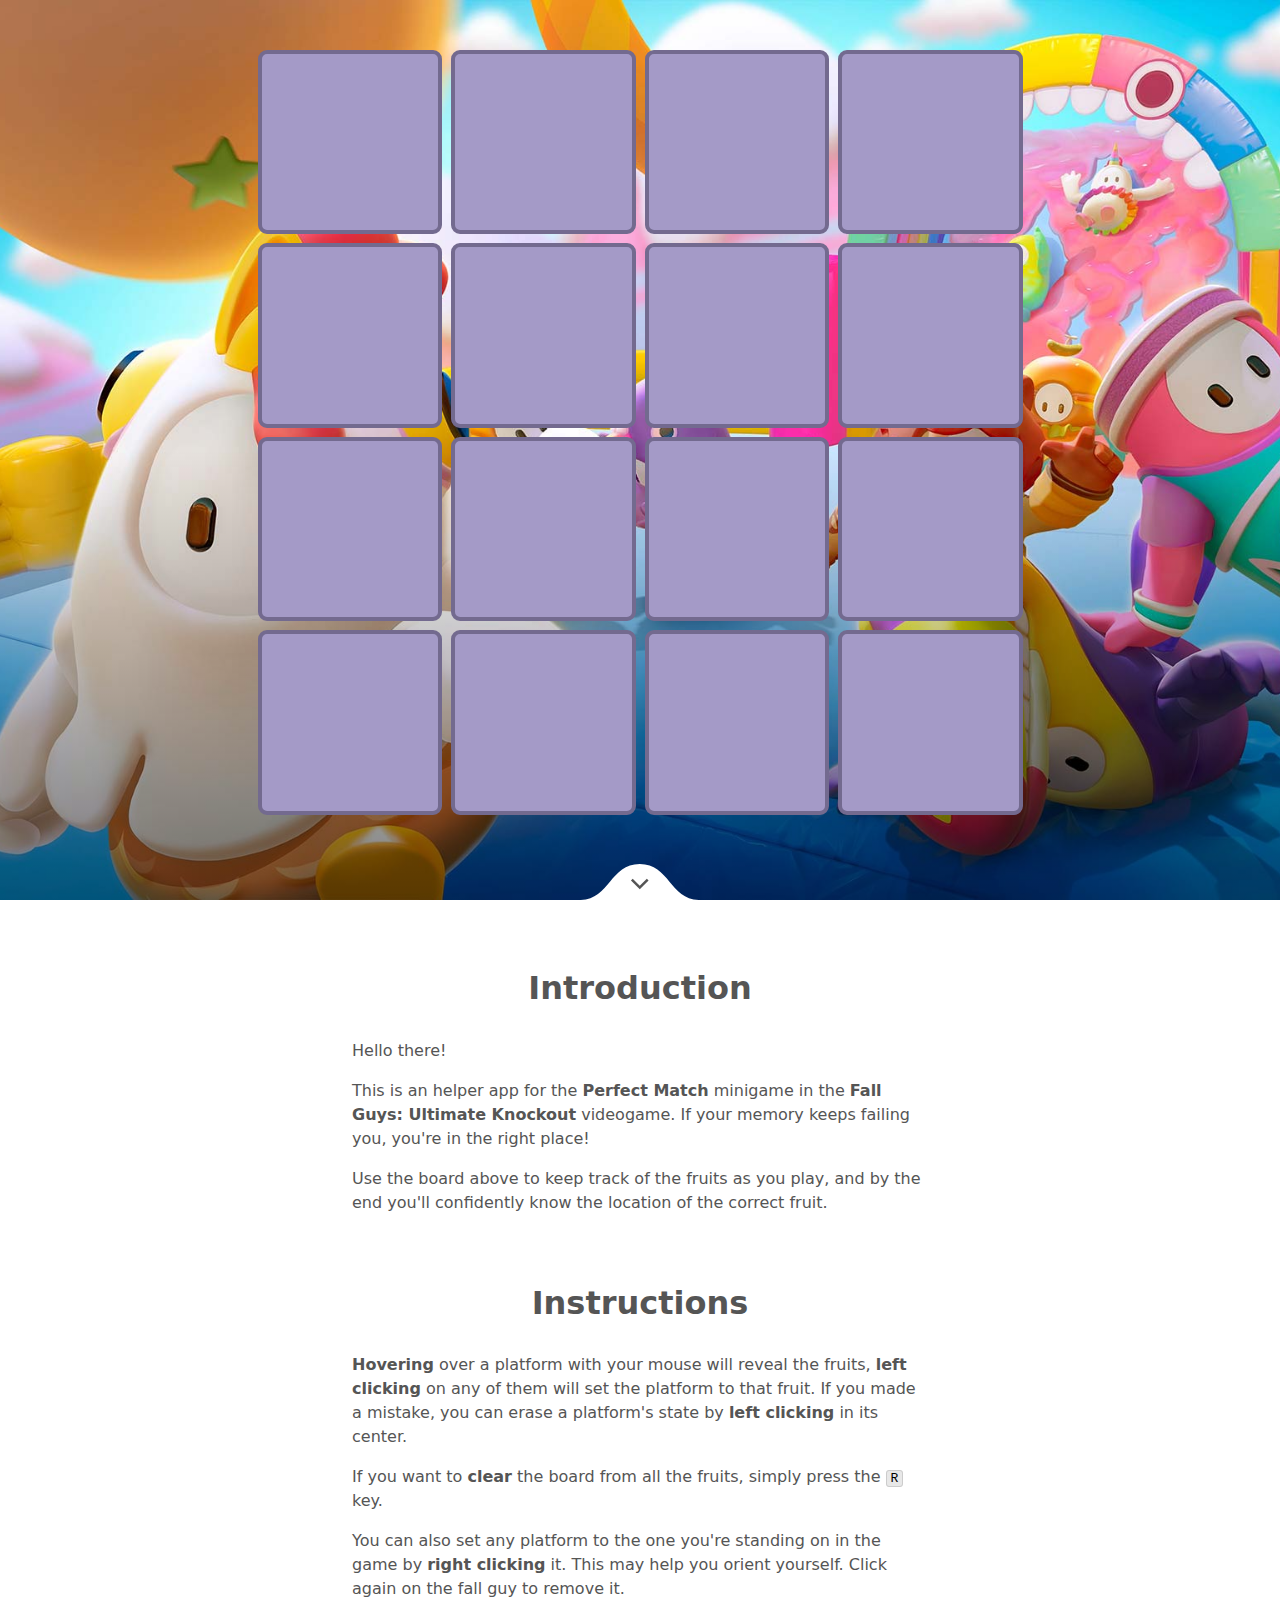
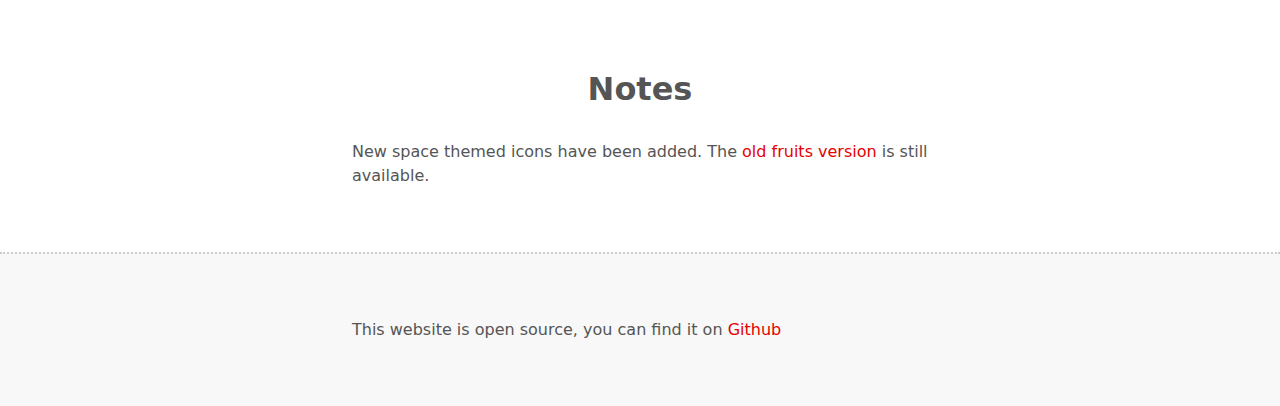
<file: index.html>
<!DOCTYPE html>
<html lang="en" class="space">
  <head>
    <meta charset="UTF-8" />
    <meta name="viewport" content="width=device-width, initial-scale=1.0" />
    <title>Fall Guys | Perfect Match Helper App</title>
    <meta
      name="description"
      content="A simple webapp to help players with bad memory in the Perfect Match minigame of Fall Guys"
    />
    <link rel="stylesheet" href="/css/style.css" />
  </head>
  <body>
    <h1 class="sr-only">
      Fall Guys: Ultimate Knockout - Perfect Match Helper App
    </h1>

    <div class="flex-center">
      <div class="platforms">
        <button class="platform" aria-label="platform 1">
          <span class="overlay">
            <img alt="" class="icon" src="/img/space/orb.svg" />
            <img alt="" class="icon" src="/img/space/planet.svg" />
            <img alt="" class="icon" src="/img/space/rocket.svg" />
            <img alt="" class="icon" src="/img/space/screw.svg" />
            <img alt="" class="icon" src="/img/space/shoe.svg" />
            <img alt="" class="icon" src="/img/space/star.svg" />
          </span>
        </button>
        <button class="platform" aria-label="platform 2">
          <span class="overlay">
            <img alt="" class="icon" src="/img/space/orb.svg" />
            <img alt="" class="icon" src="/img/space/planet.svg" />
            <img alt="" class="icon" src="/img/space/rocket.svg" />
            <img alt="" class="icon" src="/img/space/screw.svg" />
            <img alt="" class="icon" src="/img/space/shoe.svg" />
            <img alt="" class="icon" src="/img/space/star.svg" />
          </span>
        </button>
        <button class="platform" aria-label="platform 3">
          <span class="overlay">
            <img alt="" class="icon" src="/img/space/orb.svg" />
            <img alt="" class="icon" src="/img/space/planet.svg" />
            <img alt="" class="icon" src="/img/space/rocket.svg" />
            <img alt="" class="icon" src="/img/space/screw.svg" />
            <img alt="" class="icon" src="/img/space/shoe.svg" />
            <img alt="" class="icon" src="/img/space/star.svg" />
          </span>
        </button>
        <button class="platform" aria-label="platform 4">
          <span class="overlay">
            <img alt="" class="icon" src="/img/space/orb.svg" />
            <img alt="" class="icon" src="/img/space/planet.svg" />
            <img alt="" class="icon" src="/img/space/rocket.svg" />
            <img alt="" class="icon" src="/img/space/screw.svg" />
            <img alt="" class="icon" src="/img/space/shoe.svg" />
            <img alt="" class="icon" src="/img/space/star.svg" />
          </span>
        </button>
        <button class="platform" aria-label="platform 5">
          <span class="overlay">
            <img alt="" class="icon" src="/img/space/orb.svg" />
            <img alt="" class="icon" src="/img/space/planet.svg" />
            <img alt="" class="icon" src="/img/space/rocket.svg" />
            <img alt="" class="icon" src="/img/space/screw.svg" />
            <img alt="" class="icon" src="/img/space/shoe.svg" />
            <img alt="" class="icon" src="/img/space/star.svg" />
          </span>
        </button>
        <button class="platform" aria-label="platform 6">
          <span class="overlay">
            <img alt="" class="icon" src="/img/space/orb.svg" />
            <img alt="" class="icon" src="/img/space/planet.svg" />
            <img alt="" class="icon" src="/img/space/rocket.svg" />
            <img alt="" class="icon" src="/img/space/screw.svg" />
            <img alt="" class="icon" src="/img/space/shoe.svg" />
            <img alt="" class="icon" src="/img/space/star.svg" />
          </span>
        </button>
        <button class="platform" aria-label="platform 7">
          <span class="overlay">
            <img alt="" class="icon" src="/img/space/orb.svg" />
            <img alt="" class="icon" src="/img/space/planet.svg" />
            <img alt="" class="icon" src="/img/space/rocket.svg" />
            <img alt="" class="icon" src="/img/space/screw.svg" />
            <img alt="" class="icon" src="/img/space/shoe.svg" />
            <img alt="" class="icon" src="/img/space/star.svg" />
          </span>
        </button>
        <button class="platform" aria-label="platform 8">
          <span class="overlay">
            <img alt="" class="icon" src="/img/space/orb.svg" />
            <img alt="" class="icon" src="/img/space/planet.svg" />
            <img alt="" class="icon" src="/img/space/rocket.svg" />
            <img alt="" class="icon" src="/img/space/screw.svg" />
            <img alt="" class="icon" src="/img/space/shoe.svg" />
            <img alt="" class="icon" src="/img/space/star.svg" />
          </span>
        </button>
        <button class="platform" aria-label="platform 9">
          <span class="overlay">
            <img alt="" class="icon" src="/img/space/orb.svg" />
            <img alt="" class="icon" src="/img/space/planet.svg" />
            <img alt="" class="icon" src="/img/space/rocket.svg" />
            <img alt="" class="icon" src="/img/space/screw.svg" />
            <img alt="" class="icon" src="/img/space/shoe.svg" />
            <img alt="" class="icon" src="/img/space/star.svg" />
          </span>
        </button>
        <button class="platform" aria-label="platform 10">
          <span class="overlay">
            <img alt="" class="icon" src="/img/space/orb.svg" />
            <img alt="" class="icon" src="/img/space/planet.svg" />
            <img alt="" class="icon" src="/img/space/rocket.svg" />
            <img alt="" class="icon" src="/img/space/screw.svg" />
            <img alt="" class="icon" src="/img/space/shoe.svg" />
            <img alt="" class="icon" src="/img/space/star.svg" />
          </span>
        </button>
        <button class="platform" aria-label="platform 11">
          <span class="overlay">
            <img alt="" class="icon" src="/img/space/orb.svg" />
            <img alt="" class="icon" src="/img/space/planet.svg" />
            <img alt="" class="icon" src="/img/space/rocket.svg" />
            <img alt="" class="icon" src="/img/space/screw.svg" />
            <img alt="" class="icon" src="/img/space/shoe.svg" />
            <img alt="" class="icon" src="/img/space/star.svg" />
          </span>
        </button>
        <button class="platform" aria-label="platform 12">
          <span class="overlay">
            <img alt="" class="icon" src="/img/space/orb.svg" />
            <img alt="" class="icon" src="/img/space/planet.svg" />
            <img alt="" class="icon" src="/img/space/rocket.svg" />
            <img alt="" class="icon" src="/img/space/screw.svg" />
            <img alt="" class="icon" src="/img/space/shoe.svg" />
            <img alt="" class="icon" src="/img/space/star.svg" />
          </span>
        </button>
        <button class="platform" aria-label="platform 13">
          <span class="overlay">
            <img alt="" class="icon" src="/img/space/orb.svg" />
            <img alt="" class="icon" src="/img/space/planet.svg" />
            <img alt="" class="icon" src="/img/space/rocket.svg" />
            <img alt="" class="icon" src="/img/space/screw.svg" />
            <img alt="" class="icon" src="/img/space/shoe.svg" />
            <img alt="" class="icon" src="/img/space/star.svg" />
          </span>
        </button>
        <button class="platform" aria-label="platform 14">
          <span class="overlay">
            <img alt="" class="icon" src="/img/space/orb.svg" />
            <img alt="" class="icon" src="/img/space/planet.svg" />
            <img alt="" class="icon" src="/img/space/rocket.svg" />
            <img alt="" class="icon" src="/img/space/screw.svg" />
            <img alt="" class="icon" src="/img/space/shoe.svg" />
            <img alt="" class="icon" src="/img/space/star.svg" />
          </span>
        </button>
        <button class="platform" aria-label="platform 15">
          <span class="overlay">
            <img alt="" class="icon" src="/img/space/orb.svg" />
            <img alt="" class="icon" src="/img/space/planet.svg" />
            <img alt="" class="icon" src="/img/space/rocket.svg" />
            <img alt="" class="icon" src="/img/space/screw.svg" />
            <img alt="" class="icon" src="/img/space/shoe.svg" />
            <img alt="" class="icon" src="/img/space/star.svg" />
          </span>
        </button>
        <button class="platform" aria-label="platform 16">
          <span class="overlay">
            <img alt="" class="icon" src="/img/space/orb.svg" />
            <img alt="" class="icon" src="/img/space/planet.svg" />
            <img alt="" class="icon" src="/img/space/rocket.svg" />
            <img alt="" class="icon" src="/img/space/screw.svg" />
            <img alt="" class="icon" src="/img/space/shoe.svg" />
            <img alt="" class="icon" src="/img/space/star.svg" />
          </span>
        </button>
      </div>
    </div>

    <main id="main" class="main">
      <a class="arrow-down" href="#main">
        <img src="/img/arrow-down.svg" alt="Arrow down" draggable="false" />
      </a>

      <div class="container">
        <h2 id="introduction">Introduction</h2>
        <p>Hello there!</p>
        <p>
          This is an helper app for the
          <strong>Perfect Match</strong>
          minigame in the
          <strong>Fall Guys: Ultimate Knockout</strong>
          videogame. If your memory keeps failing you, you're in the right
          place!
        </p>
        <p>
          Use the board above to keep track of the fruits as you play, and by
          the end you'll confidently know the location of the correct fruit.
        </p>
        <h2 id="instructions">Instructions</h2>
        <p>
          <strong>Hovering</strong>
          over a platform with your mouse will reveal the fruits,
          <strong>left clicking</strong>
          on any of them will set the platform to that fruit. If you made a
          mistake, you can erase a platform's state by
          <strong>left clicking</strong>
          in its center.
        </p>
        <p>
          If you want to
          <strong>clear</strong>
          the board from all the fruits, simply press the
          <kbd>R</kbd>
          key.
        </p>
        <p>
          You can also set any platform to the one you're standing on in the
          game by
          <strong>right clicking</strong>
          it. This may help you orient yourself. Click again on the fall guy to
          remove it.
        </p>
        <h2 id="notes">Notes</h2>
        <p>
          New space themed icons have been added. The
          <a href="/fruits">old fruits version</a>
          is still available.
        </p>
      </div>
    </main>

    <footer class="footer">
      <div class="container">
        <p>
          This website is open source, you can find it on
          <a href="https://github.com/Pustur/fall-guys-perfect-match">Github</a>
        </p>
      </div>
    </footer>

    <script src="/js/script.js"></script>
  </body>
</html>
</file>
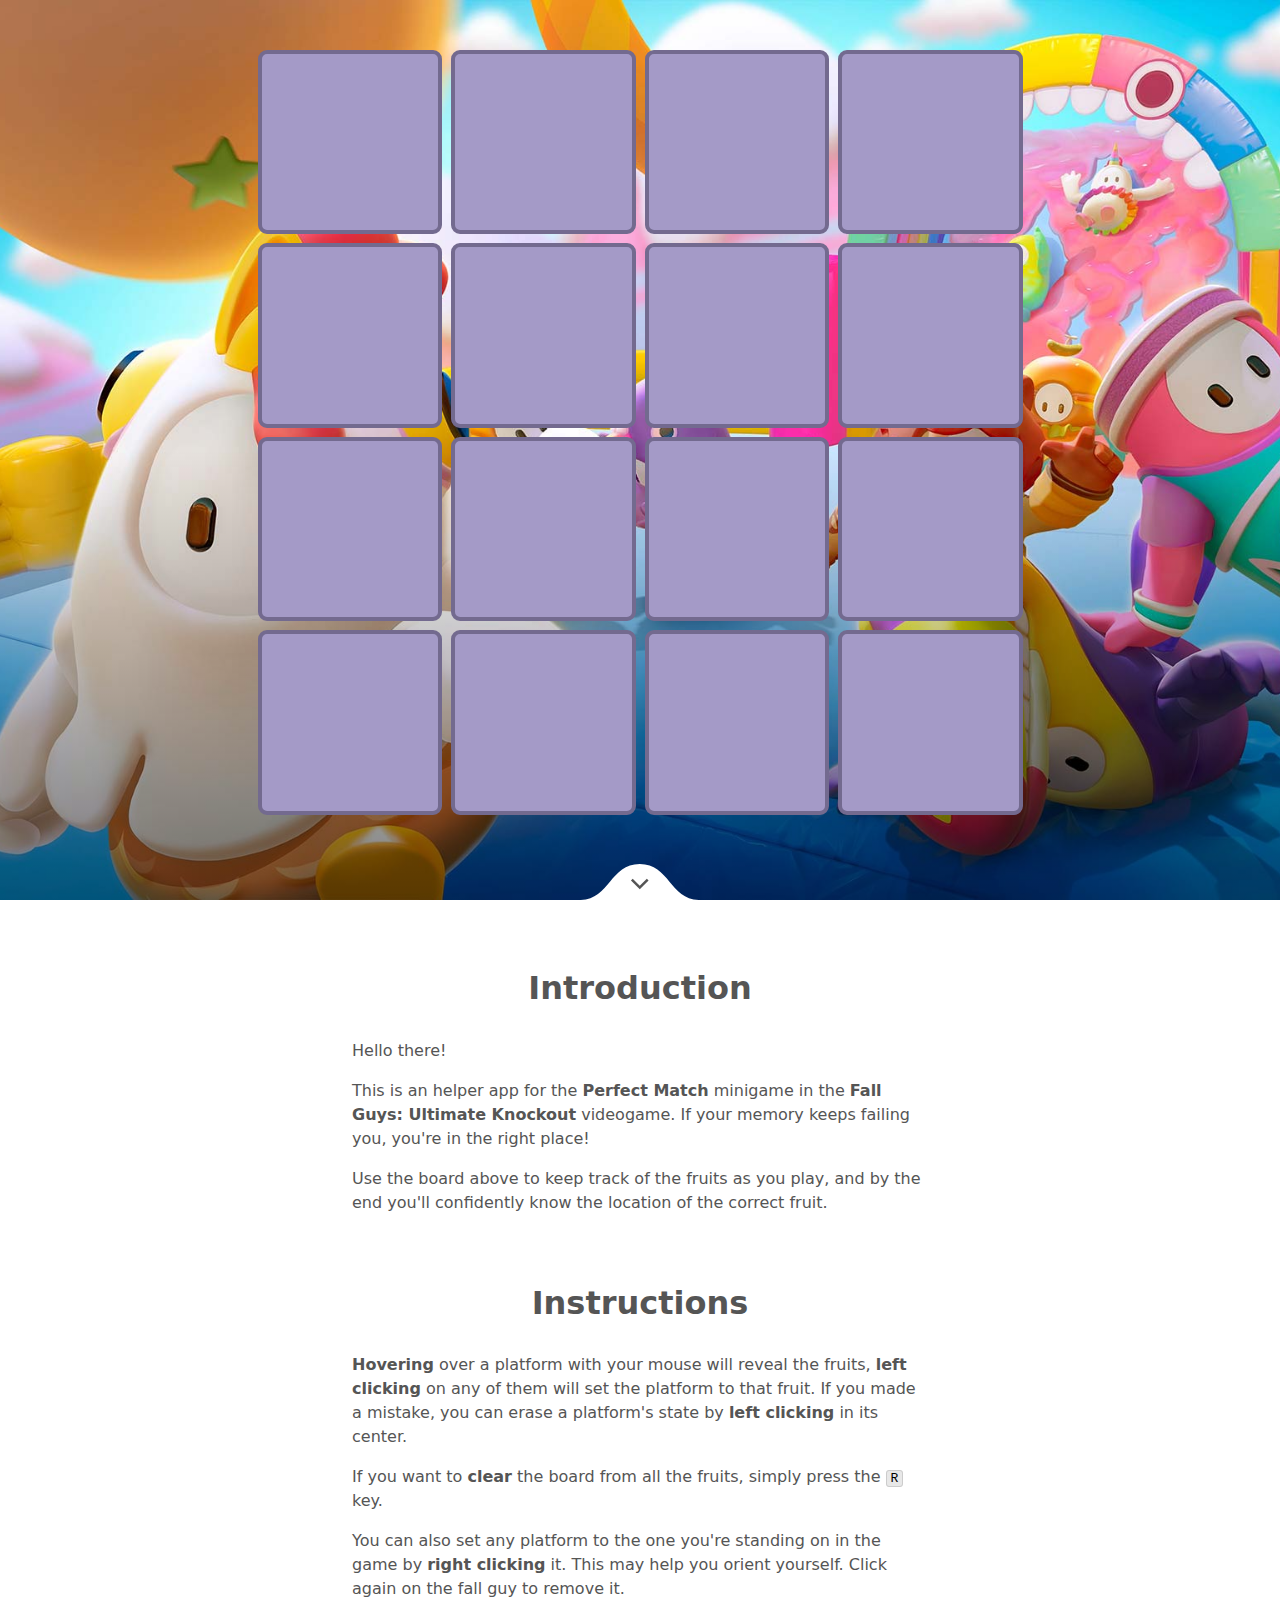
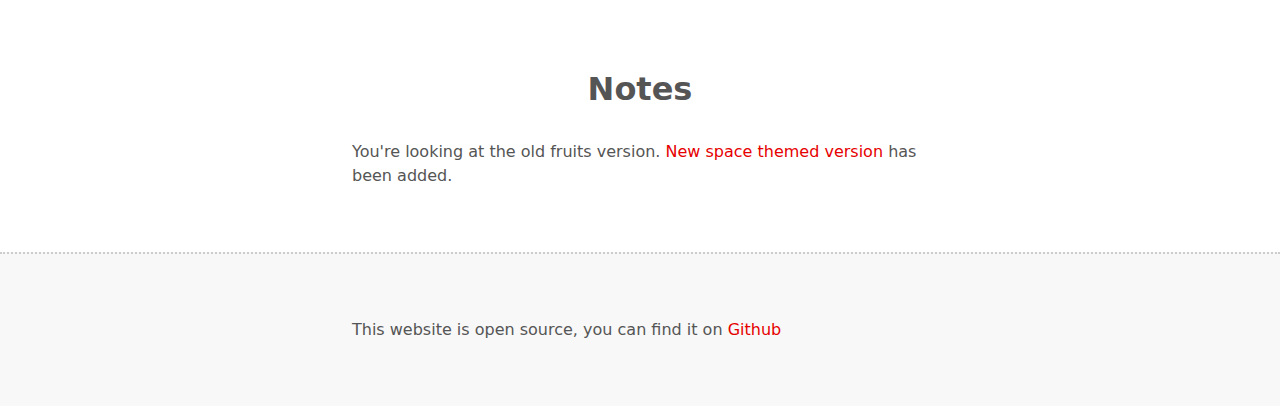
<file: fruits/index.html>
<!DOCTYPE html>
<html lang="en" class="fruits">
  <head>
    <meta charset="UTF-8" />
    <meta name="viewport" content="width=device-width, initial-scale=1.0" />
    <title>Fall Guys | Perfect Match Helper App</title>
    <meta
      name="description"
      content="A simple webapp to help players with bad memory in the Perfect Match minigame of Fall Guys"
    />
    <link rel="stylesheet" href="/css/style.css" />
  </head>
  <body>
    <h1 class="sr-only">
      Fall Guys: Ultimate Knockout - Perfect Match Helper App
    </h1>

    <div class="flex-center">
      <div class="platforms">
        <button class="platform" aria-label="platform 1">
          <span class="overlay">
            <img alt="" class="icon" src="/img/fruits/bananas.svg" />
            <img alt="" class="icon" src="/img/fruits/cherries.svg" />
            <img alt="" class="icon" src="/img/fruits/grapes.svg" />
            <img alt="" class="icon" src="/img/fruits/mango.svg" />
            <img alt="" class="icon" src="/img/fruits/orange.svg" />
            <img alt="" class="icon" src="/img/fruits/watermelon.svg" />
          </span>
        </button>
        <button class="platform" aria-label="platform 2">
          <span class="overlay">
            <img alt="" class="icon" src="/img/fruits/bananas.svg" />
            <img alt="" class="icon" src="/img/fruits/cherries.svg" />
            <img alt="" class="icon" src="/img/fruits/grapes.svg" />
            <img alt="" class="icon" src="/img/fruits/mango.svg" />
            <img alt="" class="icon" src="/img/fruits/orange.svg" />
            <img alt="" class="icon" src="/img/fruits/watermelon.svg" />
          </span>
        </button>
        <button class="platform" aria-label="platform 3">
          <span class="overlay">
            <img alt="" class="icon" src="/img/fruits/bananas.svg" />
            <img alt="" class="icon" src="/img/fruits/cherries.svg" />
            <img alt="" class="icon" src="/img/fruits/grapes.svg" />
            <img alt="" class="icon" src="/img/fruits/mango.svg" />
            <img alt="" class="icon" src="/img/fruits/orange.svg" />
            <img alt="" class="icon" src="/img/fruits/watermelon.svg" />
          </span>
        </button>
        <button class="platform" aria-label="platform 4">
          <span class="overlay">
            <img alt="" class="icon" src="/img/fruits/bananas.svg" />
            <img alt="" class="icon" src="/img/fruits/cherries.svg" />
            <img alt="" class="icon" src="/img/fruits/grapes.svg" />
            <img alt="" class="icon" src="/img/fruits/mango.svg" />
            <img alt="" class="icon" src="/img/fruits/orange.svg" />
            <img alt="" class="icon" src="/img/fruits/watermelon.svg" />
          </span>
        </button>
        <button class="platform" aria-label="platform 5">
          <span class="overlay">
            <img alt="" class="icon" src="/img/fruits/bananas.svg" />
            <img alt="" class="icon" src="/img/fruits/cherries.svg" />
            <img alt="" class="icon" src="/img/fruits/grapes.svg" />
            <img alt="" class="icon" src="/img/fruits/mango.svg" />
            <img alt="" class="icon" src="/img/fruits/orange.svg" />
            <img alt="" class="icon" src="/img/fruits/watermelon.svg" />
          </span>
        </button>
        <button class="platform" aria-label="platform 6">
          <span class="overlay">
            <img alt="" class="icon" src="/img/fruits/bananas.svg" />
            <img alt="" class="icon" src="/img/fruits/cherries.svg" />
            <img alt="" class="icon" src="/img/fruits/grapes.svg" />
            <img alt="" class="icon" src="/img/fruits/mango.svg" />
            <img alt="" class="icon" src="/img/fruits/orange.svg" />
            <img alt="" class="icon" src="/img/fruits/watermelon.svg" />
          </span>
        </button>
        <button class="platform" aria-label="platform 7">
          <span class="overlay">
            <img alt="" class="icon" src="/img/fruits/bananas.svg" />
            <img alt="" class="icon" src="/img/fruits/cherries.svg" />
            <img alt="" class="icon" src="/img/fruits/grapes.svg" />
            <img alt="" class="icon" src="/img/fruits/mango.svg" />
            <img alt="" class="icon" src="/img/fruits/orange.svg" />
            <img alt="" class="icon" src="/img/fruits/watermelon.svg" />
          </span>
        </button>
        <button class="platform" aria-label="platform 8">
          <span class="overlay">
            <img alt="" class="icon" src="/img/fruits/bananas.svg" />
            <img alt="" class="icon" src="/img/fruits/cherries.svg" />
            <img alt="" class="icon" src="/img/fruits/grapes.svg" />
            <img alt="" class="icon" src="/img/fruits/mango.svg" />
            <img alt="" class="icon" src="/img/fruits/orange.svg" />
            <img alt="" class="icon" src="/img/fruits/watermelon.svg" />
          </span>
        </button>
        <button class="platform" aria-label="platform 9">
          <span class="overlay">
            <img alt="" class="icon" src="/img/fruits/bananas.svg" />
            <img alt="" class="icon" src="/img/fruits/cherries.svg" />
            <img alt="" class="icon" src="/img/fruits/grapes.svg" />
            <img alt="" class="icon" src="/img/fruits/mango.svg" />
            <img alt="" class="icon" src="/img/fruits/orange.svg" />
            <img alt="" class="icon" src="/img/fruits/watermelon.svg" />
          </span>
        </button>
        <button class="platform" aria-label="platform 10">
          <span class="overlay">
            <img alt="" class="icon" src="/img/fruits/bananas.svg" />
            <img alt="" class="icon" src="/img/fruits/cherries.svg" />
            <img alt="" class="icon" src="/img/fruits/grapes.svg" />
            <img alt="" class="icon" src="/img/fruits/mango.svg" />
            <img alt="" class="icon" src="/img/fruits/orange.svg" />
            <img alt="" class="icon" src="/img/fruits/watermelon.svg" />
          </span>
        </button>
        <button class="platform" aria-label="platform 11">
          <span class="overlay">
            <img alt="" class="icon" src="/img/fruits/bananas.svg" />
            <img alt="" class="icon" src="/img/fruits/cherries.svg" />
            <img alt="" class="icon" src="/img/fruits/grapes.svg" />
            <img alt="" class="icon" src="/img/fruits/mango.svg" />
            <img alt="" class="icon" src="/img/fruits/orange.svg" />
            <img alt="" class="icon" src="/img/fruits/watermelon.svg" />
          </span>
        </button>
        <button class="platform" aria-label="platform 12">
          <span class="overlay">
            <img alt="" class="icon" src="/img/fruits/bananas.svg" />
            <img alt="" class="icon" src="/img/fruits/cherries.svg" />
            <img alt="" class="icon" src="/img/fruits/grapes.svg" />
            <img alt="" class="icon" src="/img/fruits/mango.svg" />
            <img alt="" class="icon" src="/img/fruits/orange.svg" />
            <img alt="" class="icon" src="/img/fruits/watermelon.svg" />
          </span>
        </button>
        <button class="platform" aria-label="platform 13">
          <span class="overlay">
            <img alt="" class="icon" src="/img/fruits/bananas.svg" />
            <img alt="" class="icon" src="/img/fruits/cherries.svg" />
            <img alt="" class="icon" src="/img/fruits/grapes.svg" />
            <img alt="" class="icon" src="/img/fruits/mango.svg" />
            <img alt="" class="icon" src="/img/fruits/orange.svg" />
            <img alt="" class="icon" src="/img/fruits/watermelon.svg" />
          </span>
        </button>
        <button class="platform" aria-label="platform 14">
          <span class="overlay">
            <img alt="" class="icon" src="/img/fruits/bananas.svg" />
            <img alt="" class="icon" src="/img/fruits/cherries.svg" />
            <img alt="" class="icon" src="/img/fruits/grapes.svg" />
            <img alt="" class="icon" src="/img/fruits/mango.svg" />
            <img alt="" class="icon" src="/img/fruits/orange.svg" />
            <img alt="" class="icon" src="/img/fruits/watermelon.svg" />
          </span>
        </button>
        <button class="platform" aria-label="platform 15">
          <span class="overlay">
            <img alt="" class="icon" src="/img/fruits/bananas.svg" />
            <img alt="" class="icon" src="/img/fruits/cherries.svg" />
            <img alt="" class="icon" src="/img/fruits/grapes.svg" />
            <img alt="" class="icon" src="/img/fruits/mango.svg" />
            <img alt="" class="icon" src="/img/fruits/orange.svg" />
            <img alt="" class="icon" src="/img/fruits/watermelon.svg" />
          </span>
        </button>
        <button class="platform" aria-label="platform 16">
          <span class="overlay">
            <img alt="" class="icon" src="/img/fruits/bananas.svg" />
            <img alt="" class="icon" src="/img/fruits/cherries.svg" />
            <img alt="" class="icon" src="/img/fruits/grapes.svg" />
            <img alt="" class="icon" src="/img/fruits/mango.svg" />
            <img alt="" class="icon" src="/img/fruits/orange.svg" />
            <img alt="" class="icon" src="/img/fruits/watermelon.svg" />
          </span>
        </button>
      </div>
    </div>

    <main id="main" class="main">
      <a class="arrow-down" href="#main">
        <img src="/img/arrow-down.svg" alt="Arrow down" draggable="false" />
      </a>

      <div class="container">
        <h2 id="introduction">Introduction</h2>
        <p>Hello there!</p>
        <p>
          This is an helper app for the
          <strong>Perfect Match</strong>
          minigame in the
          <strong>Fall Guys: Ultimate Knockout</strong>
          videogame. If your memory keeps failing you, you're in the right
          place!
        </p>
        <p>
          Use the board above to keep track of the fruits as you play, and by
          the end you'll confidently know the location of the correct fruit.
        </p>
        <h2 id="instructions">Instructions</h2>
        <p>
          <strong>Hovering</strong>
          over a platform with your mouse will reveal the fruits,
          <strong>left clicking</strong>
          on any of them will set the platform to that fruit. If you made a
          mistake, you can erase a platform's state by
          <strong>left clicking</strong>
          in its center.
        </p>
        <p>
          If you want to
          <strong>clear</strong>
          the board from all the fruits, simply press the
          <kbd>R</kbd>
          key.
        </p>
        <p>
          You can also set any platform to the one you're standing on in the
          game by
          <strong>right clicking</strong>
          it. This may help you orient yourself. Click again on the fall guy to
          remove it.
        </p>
        <h2 id="notes">Notes</h2>
        <p>
          You're looking at the old fruits version.
          <a href="/">New space themed version</a>
          has been added.
        </p>
      </div>
    </main>

    <footer class="footer">
      <div class="container">
        <p>
          This website is open source, you can find it on
          <a href="https://github.com/Pustur/fall-guys-perfect-match">Github</a>
        </p>
      </div>
    </footer>

    <script src="/js/script.js"></script>
  </body>
</html>
</file>
<file: css/style.css>
*,
*::before,
*::after {
  box-sizing: inherit;
}

html {
  box-sizing: border-box;
}

body {
  margin: 0;
  line-height: 1.5;
  color: #555;
  -webkit-font-smoothing: antialiased;
  -moz-osx-font-smoothing: grayscale;
  font-family: -apple-system, system-ui, BlinkMacSystemFont, 'Segoe UI', Roboto,
    'Helvetica Neue', Arial, sans-serif;
}

h2 {
  text-align: center;
  margin-top: 4rem;
  font-size: 200%;
}

a {
  text-decoration: none;
  color: #e60000;
}

img {
  display: block;
}

button {
  cursor: pointer;
}

kbd {
  background-color: #e8e8e8;
  color: black;
  padding: 0 4px;
  border-radius: 3px;
  border: 1px solid #ccc;
}

* > *:first-child {
  margin-top: 0;
}

* > *:last-child {
  margin-bottom: 0;
}

.sr-only {
  position: absolute;
  width: 1px;
  height: 1px;
  padding: 0;
  margin: -1px;
  overflow: hidden;
  clip: rect(0, 0, 0, 0);
  border: 0;
}

.flex-center {
  display: flex;
  justify-content: center;
  align-items: center;
  background-image: url(../img/bg.jpg);
  background-size: cover;
  background-position: 15% 55%;
  background-attachment: fixed;
  padding-bottom: 36px;
  height: 100vh;
  position: relative;
  user-select: none;
}

.flex-center::before {
  content: '';
  display: block;
  position: absolute;
  top: 0;
  right: 0;
  bottom: 0;
  left: 0;
  background-image: linear-gradient(
    rgba(0, 0, 0, 0) 50%,
    rgba(0, 0, 0, 0.5) 100%
  );
}

.platforms {
  position: relative;
  display: grid;
  gap: 1vmin;
  width: 85vmin;
  height: 85vmin;
  grid-template-columns: repeat(4, 1fr);
  grid-template-rows: repeat(4, 1fr);
}

.platform {
  background-color: #a49ac7;
  background-size: contain;
  background-position: center;
  border-radius: 1vmin;
  border: 0.5vmin solid #736a8f;
  padding: 0;
  overflow: hidden;
  text-indent: 101%;
  white-space: nowrap;
  outline: 0;
}

.fruits .icon-0 {
  background-image: url(../img/fruits/bananas.svg);
  background-color: #982bb6;
}

.fruits .icon-1 {
  background-image: url(../img/fruits/cherries.svg);
  background-color: #d9de51;
}

.fruits .icon-2 {
  background-image: url(../img/fruits/grapes.svg);
  background-color: #69d170;
}

.fruits .icon-3 {
  background-image: url(../img/fruits/mango.svg);
  background-color: #4ad0d5;
}

.fruits .icon-4 {
  background-image: url(../img/fruits/orange.svg);
  background-color: #2e93da;
}

.fruits .icon-5 {
  background-image: url(../img/fruits/watermelon.svg);
  background-color: #fecf27;
}

.space .icon-0 {
  background-image: url(../img/space/orb.svg);
  background-color: #fb9a45;
}

.space .icon-1 {
  background-image: url(../img/space/planet.svg);
  background-color: #c8cac2;
}

.space .icon-2 {
  background-image: url(../img/space/rocket.svg);
  background-color: #fbbc19;
}

.space .icon-3 {
  background-image: url(../img/space/screw.svg);
  background-color: #87c68d;
}

.space .icon-4 {
  background-image: url(../img/space/shoe.svg);
  background-color: #f4025d;
}

.space .icon-5 {
  background-image: url(../img/space/star.svg);
  background-color: #09a9f8;
}

.overlay {
  position: relative;
  display: grid;
  grid-template-columns: repeat(3, 1fr);
  height: 100%;
  background-color: rgba(0, 0, 0, 0.3);
  opacity: 0;
  transition: opacity 0.2s ease;
}

.platform:hover .overlay {
  opacity: 1;
}

.icon {
  width: 100%;
  padding: 0.5vmin;
  -webkit-user-drag: none;
}

.icon:nth-child(2n + 1) {
  align-self: end;
}

.selected {
  position: relative;
}

.selected::before {
  content: '';
  display: block;
  position: absolute;
  top: 0;
  right: 0;
  bottom: 0;
  left: 0;
  background-image: url(../img/fall-guy.png);
  background-size: 50%;
  background-position: center;
  background-repeat: no-repeat;
}

.main {
  position: relative;
  padding: 4rem 0;
}

.arrow-down {
  position: absolute;
  top: 0;
  left: 50%;
  transform: translate3d(-50%, -100%, 0);
}

.container {
  max-width: 40rem;
  padding: 0 2rem;
  margin: 0 auto;
}

.footer {
  background-color: #f8f8f8;
  border-top: 2px dotted #ccc;
  padding: 4rem 0;
}
</file>
